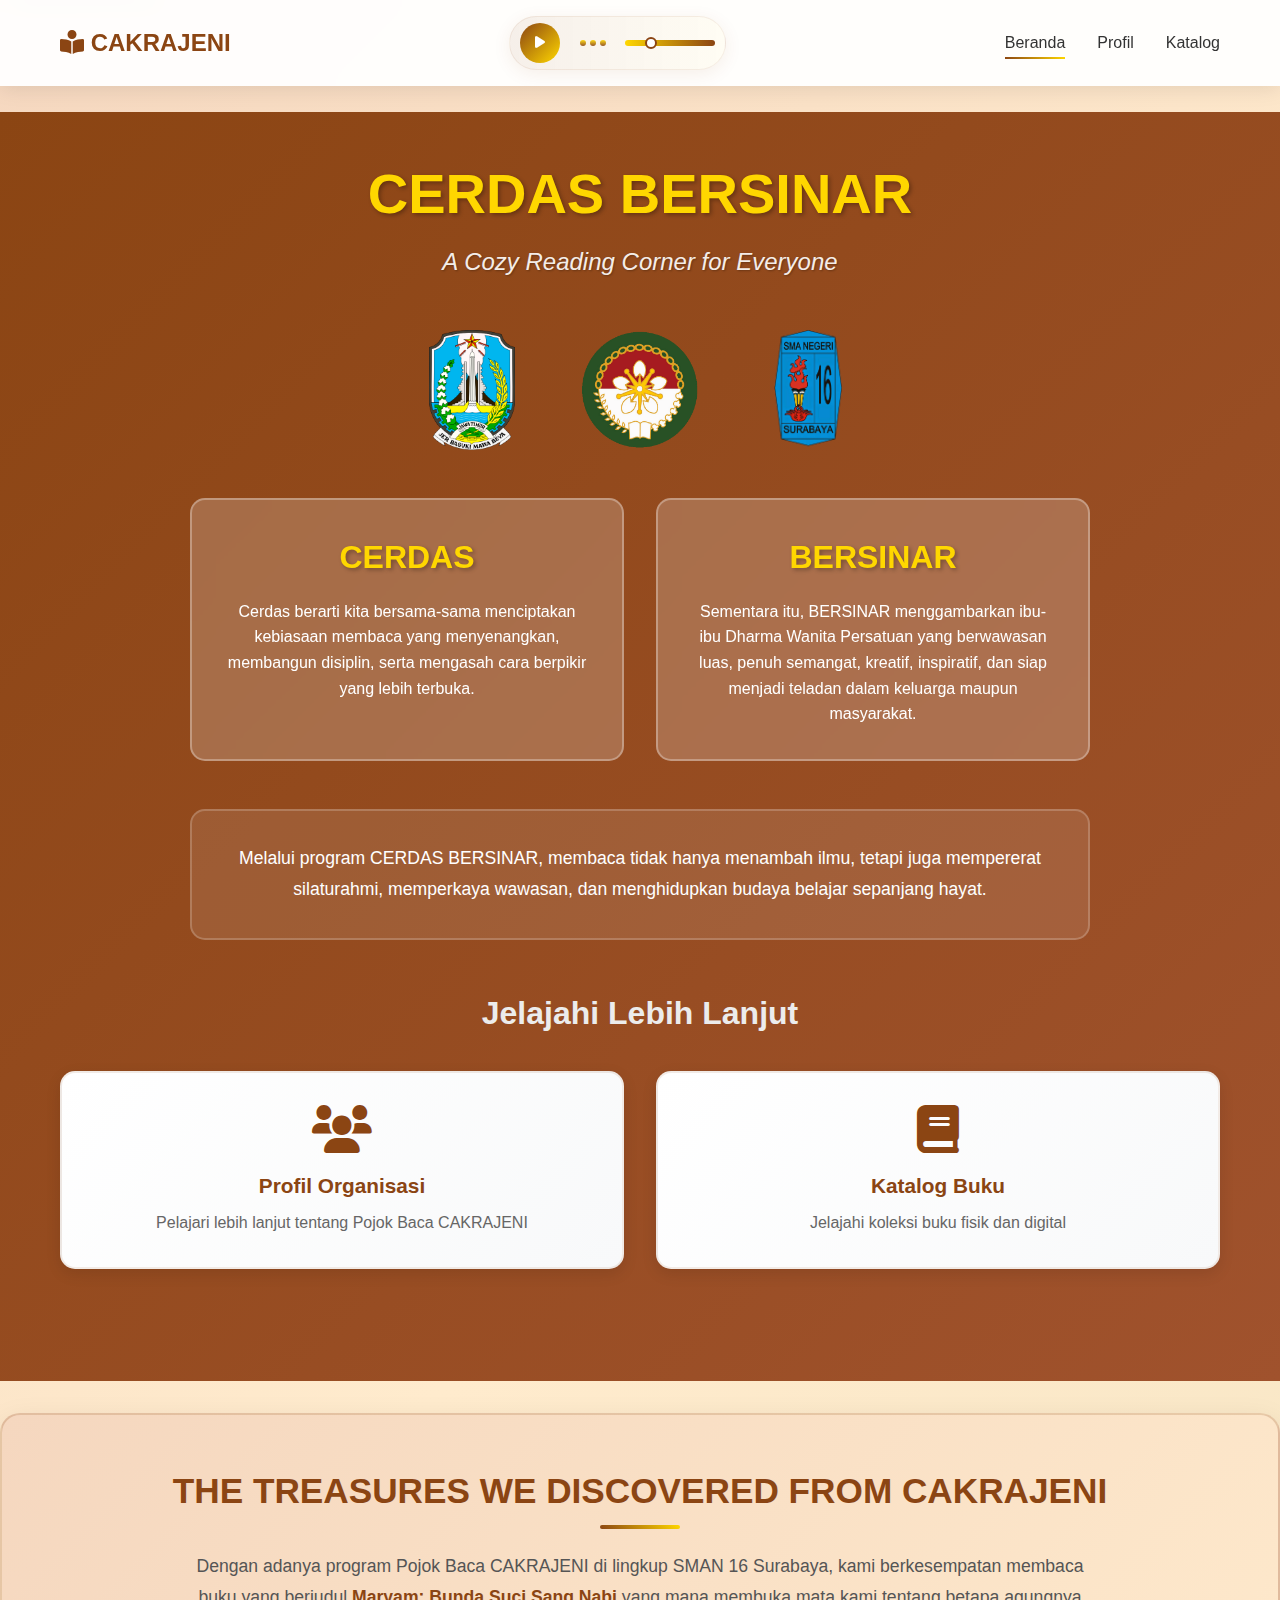
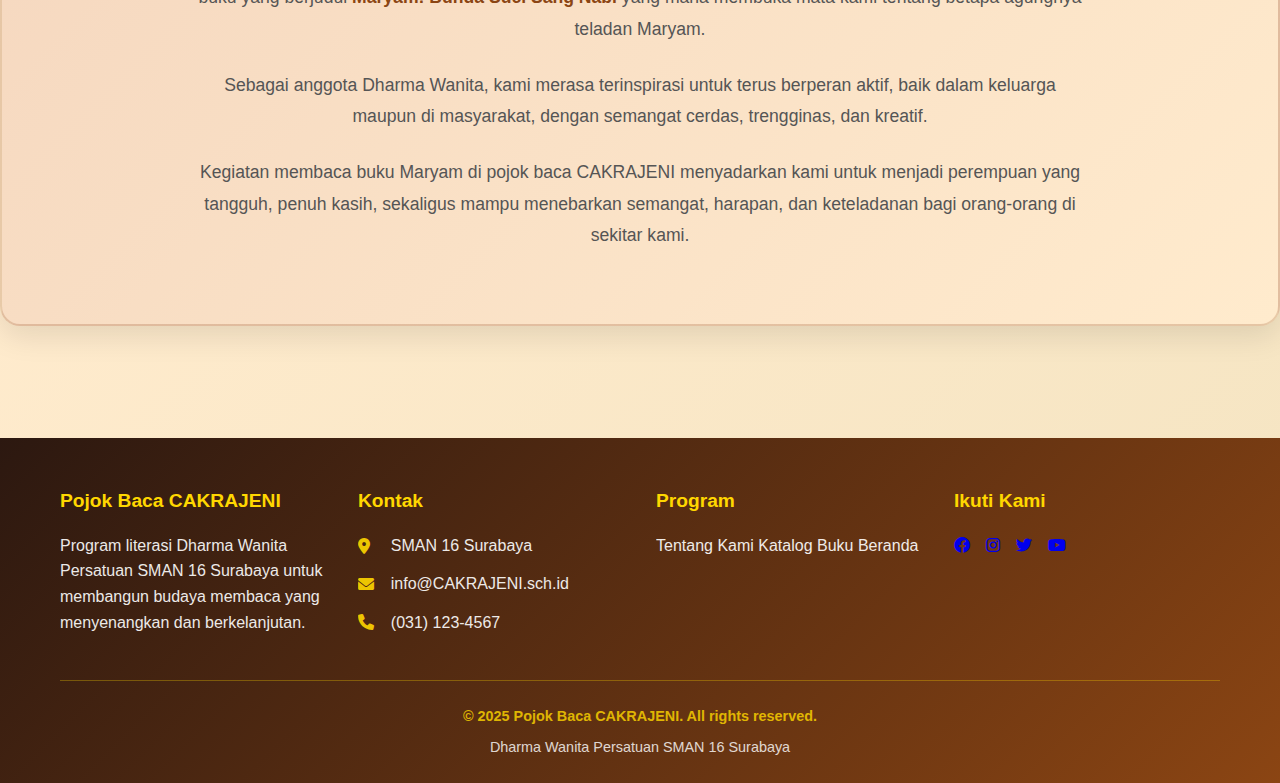
<file: index.html>
<!DOCTYPE html>
<html lang="id">
<head>
    <!-- sman 16 busukkkkkkkkkkk siswanya disuruh ngerjain gurunya yang dapat nilai -->
    <meta charset="UTF-8">
    <meta name="viewport" content="width=device-width, initial-scale=1.0">
    <meta name="description" content="Pojok Baca CAKRAJENI - Program literasi Dharma Wanita Persatuan SMAN 16 Surabaya untuk membangun budaya membaca yang menyenangkan">
    <meta name="keywords" content="pojok baca, literasi, membaca, dharmawanita, SMAN 16 Surabaya, CAKRAJENI">
    <title>Beranda - Pojok Baca CAKRAJENI</title>
    <link href="https://cdnjs.cloudflare.com/ajax/libs/font-awesome/6.0.0/css/all.min.css" rel="stylesheet">
    <link rel="stylesheet" href="style.css">
    <link rel="preconnect" href="https://fonts.googleapis.com">
    <link rel="preconnect" href="https://fonts.gstatic.com" crossorigin>
</head>
<body>
    <a href="#main-content" class="skip-link">Skip to main content</a>
    <header>
        <nav class="container">
            <a href="index.html" class="logo">
                <i class="fas fa-book-reader"></i> CAKRAJENI
            </a>
            <!-- Custom audio control (replaces default audio controls for nicer UI) -->
            <div class="audio-control" id="audio-control">
                <button id="audio-toggle" class="audio-btn" aria-pressed="false" title="Play background audio">
                    <i class="fas fa-play" aria-hidden="true"></i>
                    <span class="sr-only">Play background audio</span>
                </button>

                <div class="audio-visual" aria-hidden="true">
                    <span class="bar"></span>
                    <span class="bar"></span>
                    <span class="bar"></span>
                </div>

                <input id="audio-volume" class="audio-volume" type="range" min="0" max="1" step="0.01" aria-label="Volume" />
                <audio id="bg-audio" src="bangsat.mp3" loop preload="none"></audio>
            </div>
            
            <!-- Mobile menu button -->
            <button class="mobile-menu-toggle" aria-label="Toggle mobile menu">
                <span class="hamburger-line"></span>
                <span class="hamburger-line"></span>
                <span class="hamburger-line"></span>
            </button>
            
            <ul class="nav-links">
                <li><a href="index.html" class="nav-link active">Beranda</a></li>
                <li><a href="profil.html" class="nav-link">Profil</a></li>
                <li><a href="katalog.html" class="nav-link">Katalog</a></li>
            </ul>
        </nav>
    </header>

    <main id="main-content">
        <!-- Beranda Section -->
        <section id="beranda" class="hero">
            <div class="container">
                <div class="main-title-section">
                    <h1 class="fade-in-up">CERDAS BERSINAR</h1>
                    <p class="subtitle">A Cozy Reading Corner for Everyone</p>
                </div>
                
                <!-- Logos -->
                <div class="logos-container">
                    <div class="logo-item">
                        <img src="logo-jawa-timur.png" alt="Logo Jawa Timur" class="logo-image">
                    </div>
                    <div class="logo-item">
                        <img src="logo-dharma-wanita.png" alt="Logo Dharma Wanita" class="logo-image">
                    </div>
                    <div class="logo-item">
                        <img src="logo-sman16.png" alt="Logo SMAN 16 Surabaya" class="logo-image">
                    </div>
                </div>

                <!-- Deskripsi Pojok Baca -->
                <div class="description-section">
                    <div class="description-box">
                        <h2>CERDAS</h2>
                        <p class="highlight-text">Cerdas berarti kita bersama-sama menciptakan kebiasaan membaca yang menyenangkan, membangun disiplin, serta mengasah cara berpikir yang lebih terbuka.</p>
                    </div>
                    <div class="description-box">
                        <h2>BERSINAR</h2>
                        <p class="highlight-text">Sementara itu, BERSINAR menggambarkan ibu-ibu Dharma Wanita Persatuan yang berwawasan luas, penuh semangat, kreatif, inspiratif, dan siap menjadi teladan dalam keluarga maupun masyarakat.</p>
                    </div>
                </div>

                <div class="intro-text">
                    <p>Melalui program CERDAS BERSINAR, membaca tidak hanya menambah ilmu, tetapi juga mempererat silaturahmi, memperkaya wawasan, dan menghidupkan budaya belajar sepanjang hayat.</p>
                </div>

                <!-- Quick Links -->
                <div class="quick-links">
                    <h3>Jelajahi Lebih Lanjut</h3>
                    <div class="quick-links-grid">
                        <a href="profil.html" class="quick-link-card">
                            <i class="fas fa-users"></i>
                            <h4>Profil Organisasi</h4>
                            <p>Pelajari lebih lanjut tentang Pojok Baca CAKRAJENI</p>
                        </a>
                        <a href="katalog.html" class="quick-link-card">
                            <i class="fas fa-book"></i>
                            <h4>Katalog Buku</h4>
                            <p>Jelajahi koleksi buku fisik dan digital</p>
                        </a>
                    </div>
                </div>
            </div>
        </section>

        <!-- Treasures Section -->
        <section class="section treasures-section">
            <div class="container">
                <h2>THE TREASURES WE DISCOVERED FROM CAKRAJENI</h2>
                <div class="treasures-content">
                    <p>Dengan adanya program Pojok Baca CAKRAJENI di lingkup SMAN 16 Surabaya, kami berkesempatan membaca buku yang berjudul <strong>Maryam: Bunda Suci Sang Nabi</strong> yang mana membuka mata kami tentang betapa agungnya teladan Maryam.</p>
                    <p>Sebagai anggota Dharma Wanita, kami merasa terinspirasi untuk terus berperan aktif, baik dalam keluarga maupun di masyarakat, dengan semangat cerdas, trengginas, dan kreatif.</p>
                    <p>Kegiatan membaca buku Maryam di pojok baca CAKRAJENI menyadarkan kami untuk menjadi perempuan yang tangguh, penuh kasih, sekaligus mampu menebarkan semangat, harapan, dan keteladanan bagi orang-orang di sekitar kami.</p>
                </div>
            </div>
        </section>
    </main>

    <footer>
        <div class="container">
            <div class="footer-content">
                <div class="footer-section">
                    <h4>Pojok Baca CAKRAJENI</h4>
                    <p>Program literasi Dharma Wanita Persatuan SMAN 16 Surabaya untuk membangun budaya membaca yang menyenangkan dan berkelanjutan.</p>
                </div>
                <div class="footer-section">
                    <h4>Kontak</h4>
                    <div class="contact-info">
                        <p><i class="fas fa-map-marker-alt"></i> SMAN 16 Surabaya</p>
                        <p><i class="fas fa-envelope"></i> info@CAKRAJENI.sch.id</p>
                        <p><i class="fas fa-phone"></i> (031) 123-4567</p>
                    </div>
                </div>
                <div class="footer-section">
                    <h4>Program</h4>
                    <div class="footer-links">
                        <a href="profil.html">Tentang Kami</a>
                        <a href="katalog.html">Katalog Buku</a>
                        <a href="index.html">Beranda</a>
                    </div>
                </div>
                <div class="footer-section">
                    <h4>Ikuti Kami</h4>
                    <div class="social-links">
                        <a href="#" aria-label="Facebook"><i class="fab fa-facebook"></i></a>
                        <a href="#" aria-label="Instagram"><i class="fab fa-instagram"></i></a>
                        <a href="#" aria-label="Twitter"><i class="fab fa-twitter"></i></a>
                        <a href="#" aria-label="YouTube"><i class="fab fa-youtube"></i></a>
                    </div>
                </div>
            </div>
            <div class="footer-bottom">
                <div class="footer-bottom-content">
                    <p>&copy; 2025 Pojok Baca CAKRAJENI. All rights reserved.</p>
                    <p>Dharma Wanita Persatuan SMAN 16 Surabaya</p>
                </div>
            </div>
        </div>
    </footer>

    <script src="script.js"></script>
</body>
</html>
</file>
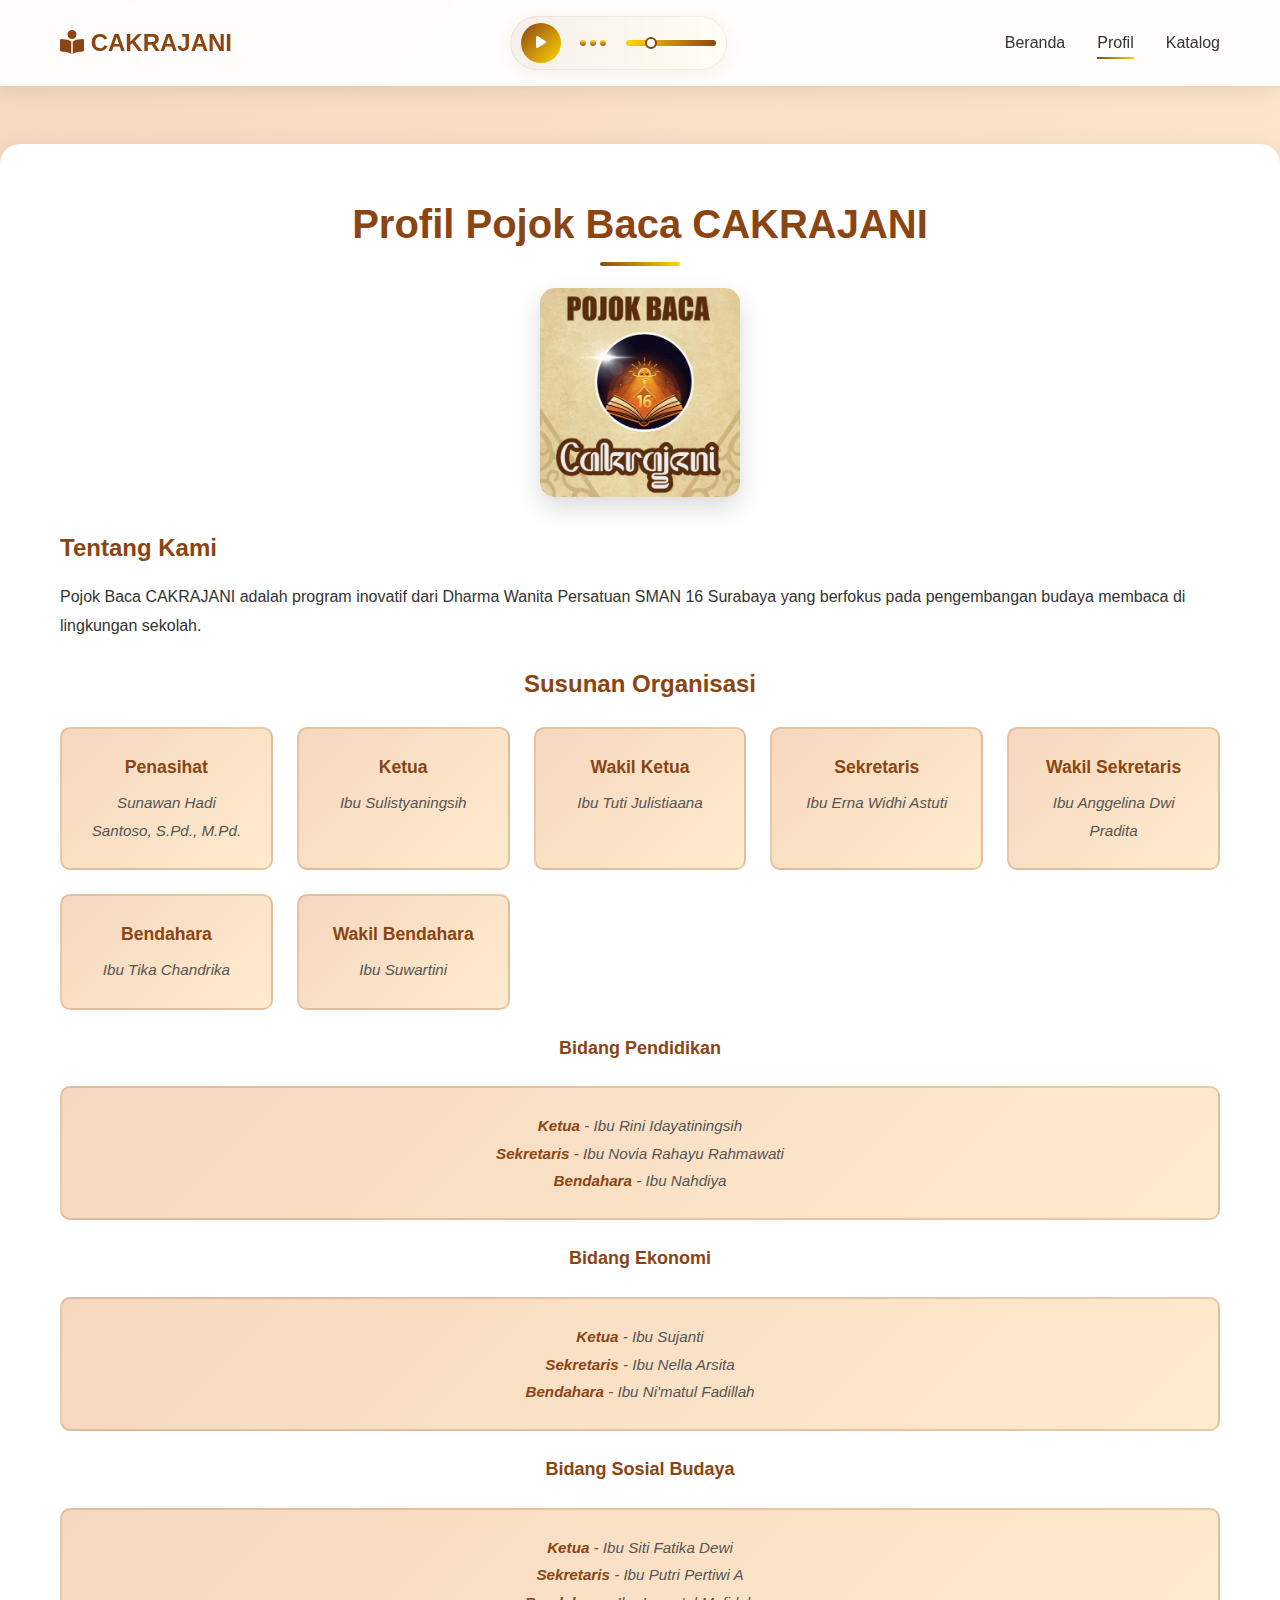
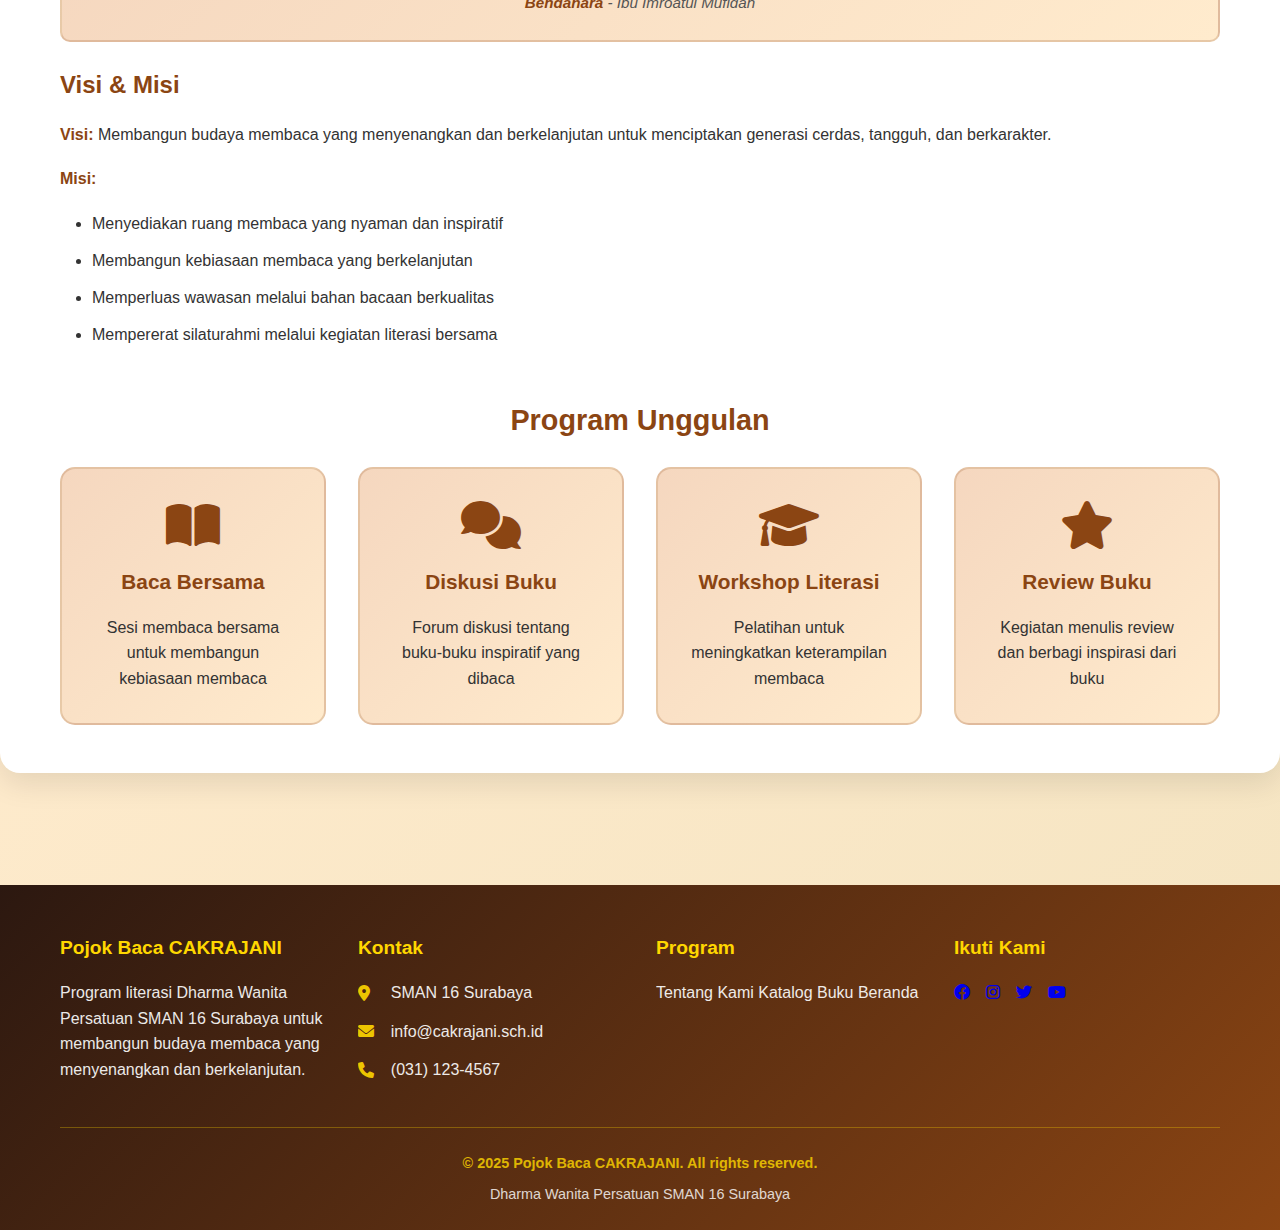
<file: profil.html>
<!DOCTYPE html>
<html lang="id">
<head>
    <meta charset="UTF-8">
    <meta name="viewport" content="width=device-width, initial-scale=1.0">
    <meta name="description" content="Profil Pojok Baca CAKRAJANI - Program literasi Dharma Wanita Persatuan SMAN 16 Surabaya">
    <meta name="keywords" content="profil, pojok baca, literasi, dharmawanita, SMAN 16 Surabaya, CAKRAJANI">
    <title>Profil - Pojok Baca CAKRAJANI</title>
    <link href="https://cdnjs.cloudflare.com/ajax/libs/font-awesome/6.0.0/css/all.min.css" rel="stylesheet">
    <link rel="stylesheet" href="style.css">
    <link rel="preconnect" href="https://fonts.googleapis.com">
    <link rel="preconnect" href="https://fonts.gstatic.com" crossorigin>
</head>
<body>
    <a href="#main-content" class="skip-link">Skip to main content</a>
    <header>
        <nav class="container">
            <a href="index.html" class="logo">
                <i class="fas fa-book-reader"></i> CAKRAJANI
            </a>
            <!-- Custom audio control (replaces default audio controls for nicer UI) -->
            <div class="audio-control" id="audio-control">
                <button id="audio-toggle" class="audio-btn" aria-pressed="false" title="Play background audio">
                    <i class="fas fa-play" aria-hidden="true"></i>
                    <span class="sr-only">Play background audio</span>
                </button>

                <div class="audio-visual" aria-hidden="true">
                    <span class="bar"></span>
                    <span class="bar"></span>
                    <span class="bar"></span>
                </div>

                <input id="audio-volume" class="audio-volume" type="range" min="0" max="1" step="0.01" aria-label="Volume" />
                <audio id="bg-audio" src="bangsat.mp3" loop preload="none"></audio>
            </div>
            
            <!-- Mobile menu button -->
            <button class="mobile-menu-toggle" aria-label="Toggle mobile menu">
                <span class="hamburger-line"></span>
                <span class="hamburger-line"></span>
                <span class="hamburger-line"></span>
            </button>
            
            <ul class="nav-links">
                <li><a href="index.html" class="nav-link">Beranda</a></li>
                <li><a href="profil.html" class="nav-link active">Profil</a></li>
                <li><a href="katalog.html" class="nav-link">Katalog</a></li>
            </ul>
        </nav>
    </header>

    <main id="main-content">
        <!-- Profil Section -->
        <section id="profil" class="section">
            <div class="container">
                <h2>Profil Pojok Baca CAKRAJANI</h2>
                <div class="profil-image">
                    <img src="logo-pojok-baca.png" alt="Logo Pojok Baca CAKRAJANI">
                </div>
                <div class="profil-content">
                    <div class="profil-text">
                        
                        <h3>Tentang Kami</h3>
                        <p>Pojok Baca CAKRAJANI adalah program inovatif dari Dharma Wanita Persatuan SMAN 16 Surabaya yang berfokus pada pengembangan budaya membaca di lingkungan sekolah.</p>
                        
                        <h3 style='text-align: center'>Susunan Organisasi</h3>
                        <div class="organization-structure">
                            <div class="org-position">
                                <h4>Penasihat</h4>
                                <p>Sunawan Hadi Santoso, S.Pd., M.Pd.</p>
                            </div>
                            <div class="org-position">
                                <h4>Ketua</h4>
                                <p>Ibu Sulistyaningsih</p>
                            </div>
                            <div class="org-position">
                                <h4>Wakil Ketua</h4>
                                <p>Ibu Tuti Julistiaana</p>
                            </div>
                            <div class="org-position">
                                <h4>Sekretaris</h4>
                                <p>Ibu Erna Widhi Astuti</p>
                            </div>
                            <div class="org-position">
                                <h4>Wakil Sekretaris</h4>
                                <p>Ibu Anggelina Dwi Pradita</p>
                            </div>
                            <div class="org-position">
                                <h4>Bendahara</h4>
                                <p>Ibu Tika Chandrika</p>
                            </div>
                            <div class="org-position">
                                <h4>Wakil Bendahara</h4>
                                <p>Ibu Suwartini</p>
                            </div>

                         
                        </div>
                           <div class="org-group" style="">
                                <h4 style="text-align: center ; font-size:large; color:#8b4513; margin-bottom: 24px" >Bidang Pendidikan</h4>
                                <div class="org-position">
                                <p><strong>Ketua</strong> - Ibu Rini Idayatiningsih</p>
                                <p><strong>Sekretaris</strong> - Ibu Novia Rahayu Rahmawati</p>
                                <p><strong>Bendahara</strong> - Ibu Nahdiya</p>
                                </div>
                            </div>

                            <div class="org-group">
                                <h4 style = "text-align: center ; font-size:large; color:#8b4513; margin-top: 24px; margin-bottom:24px ">Bidang Ekonomi</h4>
                                <div class=" org-position">
                                        <p><strong>Ketua</strong> - Ibu Sujanti</p>
                                <p><strong>Sekretaris</strong> - Ibu Nella Arsita</p>
                                <p><strong>Bendahara</strong> - Ibu Ni'matul Fadillah</p>
                                </div>
                            
                            </div>

                            <div class="org-group">
                                <h4 style="text-align: center ; font-size:large; color:#8b4513; margin-top: 24px; margin-bottom:24px"> Bidang Sosial Budaya</h4>
                                <div class=" org-position">
                                      <p><strong>Ketua</strong> - Ibu Siti Fatika Dewi</p>
                                <p><strong>Sekretaris</strong> - Ibu Putri Pertiwi A</p>
                                <p><strong>Bendahara</strong> - Ibu Imroatul Mufidah</p>
                                </div>
                              
                            </div>
                        
                        <h3>Visi & Misi</h3>
                        <p><strong>Visi:</strong> Membangun budaya membaca yang menyenangkan dan berkelanjutan untuk menciptakan generasi cerdas, tangguh, dan berkarakter.</p>
                        <p><strong>Misi:</strong></p>
                        <ul>
                            <li>Menyediakan ruang membaca yang nyaman dan inspiratif</li>
                            <li>Membangun kebiasaan membaca yang berkelanjutan</li>
                            <li>Memperluas wawasan melalui bahan bacaan berkualitas</li>
                            <li>Mempererat silaturahmi melalui kegiatan literasi bersama</li>
                        </ul>
                    </div>
                </div>

                <div class="program-highlights">
                    <h3>Program Unggulan</h3>
                    <div class="program-grid">
                        <div class="program-card">
                            <i class="fas fa-book-open"></i>
                            <h4>Baca Bersama</h4>
                            <p>Sesi membaca bersama untuk membangun kebiasaan membaca</p>
                        </div>
                        <div class="program-card">
                            <i class="fas fa-comments"></i>
                            <h4>Diskusi Buku</h4>
                            <p>Forum diskusi tentang buku-buku inspiratif yang dibaca</p>
                        </div>
                        <div class="program-card">
                            <i class="fas fa-graduation-cap"></i>
                            <h4>Workshop Literasi</h4>
                            <p>Pelatihan untuk meningkatkan keterampilan membaca</p>
                        </div>
                        <div class="program-card">
                            <i class="fas fa-star"></i>
                            <h4>Review Buku</h4>
                            <p>Kegiatan menulis review dan berbagi inspirasi dari buku</p>
                        </div>
                    </div>
                </div>
            </div>
        </section>
    </main>

    <footer>
        <div class="container">
            <div class="footer-content">
                <div class="footer-section">
                    <h4>Pojok Baca CAKRAJANI</h4>
                    <p>Program literasi Dharma Wanita Persatuan SMAN 16 Surabaya untuk membangun budaya membaca yang menyenangkan dan berkelanjutan.</p>
                </div>
                <div class="footer-section">
                    <h4>Kontak</h4>
                    <div class="contact-info">
                        <p><i class="fas fa-map-marker-alt"></i> SMAN 16 Surabaya</p>
                        <p><i class="fas fa-envelope"></i> info@cakrajani.sch.id</p>
                        <p><i class="fas fa-phone"></i> (031) 123-4567</p>
                    </div>
                </div>
                <div class="footer-section">
                    <h4>Program</h4>
                    <div class="footer-links">
                        <a href="profil.html">Tentang Kami</a>
                        <a href="katalog.html">Katalog Buku</a>
                        <a href="index.html">Beranda</a>
                    </div>
                </div>
                <div class="footer-section">
                    <h4>Ikuti Kami</h4>
                    <div class="social-links">
                        <a href="#" aria-label="Facebook"><i class="fab fa-facebook"></i></a>
                        <a href="#" aria-label="Instagram"><i class="fab fa-instagram"></i></a>
                        <a href="#" aria-label="Twitter"><i class="fab fa-twitter"></i></a>
                        <a href="#" aria-label="YouTube"><i class="fab fa-youtube"></i></a>
                    </div>
                </div>
            </div>
            <div class="footer-bottom">
                <div class="footer-bottom-content">
                    <p>&copy; 2025 Pojok Baca CAKRAJANI. All rights reserved.</p>
                    <p>Dharma Wanita Persatuan SMAN 16 Surabaya</p>
                </div>
            </div>
        </div>
    </footer>

    <script src="script.js"></script>
</body>
</html>
</file>
<file: style.css>
* {
    margin: 0;
    padding: 0;
    box-sizing: border-box;
}

html {
    scroll-behavior: smooth;
}

body {
    font-family: 'Segoe UI', Tahoma, Geneva, Verdana, sans-serif;
    line-height: 1.6;
    color: #333;
    background: linear-gradient(135deg, #f5d7bf 0%, #ffebcd 50%, #f4e4c1 100%);
    min-height: 100vh;
    overflow-x: hidden;
}

.container {
    max-width: 1200px;
    margin: 0 auto;
    padding: 0 20px;
}

/* Header */
header {
    background: rgba(255, 255, 255, 0.95);
    backdrop-filter: blur(15px);
    padding: 1rem 0;
    position: fixed;
    width: 100%;
    top: 0;
    z-index: 1000;
    box-shadow: 0 2px 20px rgba(0, 0, 0, 0.1);
    transition: all 0.3s ease;
}

header.scrolled {
    background: rgba(255, 255, 255, 0.98);
    box-shadow: 0 4px 30px rgba(139, 69, 19, 0.15);
}

nav {
    display: flex;
    justify-content: space-between;
    align-items: center;
}

.logo {
    font-size: 1.5rem;
    font-weight: bold;
    color: #8b4513;
    text-decoration: none;
}

.nav-links {
    display: flex;
    list-style: none;
    gap: 2rem;
}

.nav-links a {
    text-decoration: none;
    color: #333;
    font-weight: 500;
    transition: color 0.3s ease;
}

.nav-links a:hover {
    color: #8b4513;
}

/* Mobile menu toggle button */
.mobile-menu-toggle {
    display: none;
    flex-direction: column;
    background: none;
    border: none;
    cursor: pointer;
    padding: 0.8rem;
    z-index: 1001;
    position: relative;
    border-radius: 8px;
    transition: all 0.3s ease;
}

.mobile-menu-toggle:hover {
    background: rgba(139, 69, 19, 0.1);
}

.hamburger-line {
    width: 28px;
    height: 3px;
    background: linear-gradient(45deg, #8b4513, #ffd700);
    margin: 3px 0;
    transition: all 0.4s cubic-bezier(0.4, 0, 0.2, 1);
    border-radius: 3px;
    box-shadow: 0 1px 3px rgba(139, 69, 19, 0.3);
}

.mobile-menu-toggle.active .hamburger-line:nth-child(1) {
    transform: rotate(45deg) translate(7px, 7px);
    background: linear-gradient(45deg, #ff6b6b, #ffd700);
}

.mobile-menu-toggle.active .hamburger-line:nth-child(2) {
    opacity: 0;
    transform: scaleX(0);
}

.mobile-menu-toggle.active .hamburger-line:nth-child(3) {
    transform: rotate(-45deg) translate(7px, -7px);
    background: linear-gradient(45deg, #ff6b6b, #ffd700);
}

/* Audio control in navbar */
.audio-control {
    display: flex;
    align-items: center;
    gap: 0.6rem;
    background: linear-gradient(90deg, rgba(139,69,19,0.08), rgba(255,215,0,0.03));
    padding: 6px 10px;
    border-radius: 999px;
    border: 1px solid rgba(139,69,19,0.08);
    box-shadow: 0 4px 18px rgba(139,69,19,0.08);
}

.audio-btn {
    background: linear-gradient(135deg, #8b4513, #ffd700);
    color: white;
    border: none;
    width: 40px;
    height: 40px;
    border-radius: 50%;
    display: inline-flex;
    align-items: center;
    justify-content: center;
    cursor: pointer;
    transition: transform 0.18s ease, box-shadow 0.18s ease;
}

.audio-btn:hover {
    transform: translateY(-2px);
    box-shadow: 0 6px 20px rgba(139,69,19,0.2);
}

.audio-visual {
    display: inline-flex;
    align-items: end;
    gap: 4px;
    width: 46px;
    justify-content: center;
}

.audio-visual .bar {
    display: inline-block;
    width: 6px;
    height: 6px;
    background: linear-gradient(180deg, #ffd700, #8b4513);
    border-radius: 3px;
    opacity: 0.9;
    transform-origin: bottom center;
    transition: height 0.15s ease;
}

.audio-control.playing .audio-visual .bar:nth-child(1) { height: 14px; }
.audio-control.playing .audio-visual .bar:nth-child(2) { height: 22px; }
.audio-control.playing .audio-visual .bar:nth-child(3) { height: 10px; }

.audio-volume {
    width: 90px;
    -webkit-appearance: none;
    background: transparent;
}

.audio-volume::-webkit-slider-runnable-track {
    height: 6px;
    background: linear-gradient(90deg, #ffd700, #8b4513);
    border-radius: 6px;
}
.audio-volume::-webkit-slider-thumb {
    -webkit-appearance: none;
    width: 12px;
    height: 12px;
    background: #fff;
    border: 2px solid #8b4513;
    border-radius: 50%;
    margin-top: -3px;
}

/* Small screens: compact audio UI */
@media (max-width: 720px) {
    .audio-volume { display: none; }
    .audio-visual { display: none; }
    .audio-control { padding: 4px; }
    .audio-btn { width: 36px; height: 36px; }
}

.nav-link {
    position: relative;
    padding: 0.5rem 0;
}

.nav-link::after {
    content: '';
    position: absolute;
    bottom: 0;
    left: 0;
    width: 0;
    height: 2px;
    background: linear-gradient(45deg, #8b4513, #ffd700);
    transition: width 0.3s ease;
}

.nav-link:hover::after,
.nav-link.active::after {
    width: 100%;
}

/* Main Content */
main {
    margin-top: 80px;
    padding: 2rem 0;
}

/* Hero/Beranda Section */
.hero {
    text-align: center;
    padding: 3rem 0 4rem;
    background: linear-gradient(135deg, #8b4513 0%, #a0522d 100%);
    color: white;
}

.main-title-section h1 {
    font-size: 3.5rem;
    margin-bottom: 1rem;
    text-shadow: 2px 2px 4px rgba(0, 0, 0, 0.3);
    color: #ffd700;
    line-height: 1.2;
}

.main-title-section .subtitle {
    font-size: 1.5rem;
    color: #fff;
    font-style: italic;
    margin-bottom: 2rem;
    opacity: 0.9;
    text-shadow: 1px 1px 2px rgba(0, 0, 0, 0.3);
}

.hero > .container > p {
    font-size: 1.3rem;
    margin-bottom: 3rem;
    opacity: 0.95;
}

/* Logos Container */
.logos-container {
    display: flex;
    justify-content: center;
    align-items: center;
    gap: 3rem;
    margin: 3rem 0;
    flex-wrap: wrap;
}

.logo-item {
    text-align: center;
}

/* Logo Image Styles */
.logo-image {
    width: 120px;
    height: 120px;
    object-fit: contain;
    transition: transform 0.3s ease;
    display: block;
    margin: 0 auto;
}

.logo-item:hover .logo-image {
    transform: translateY(-5px);
}

/* Description Section */
.description-section {
    display: grid;
    grid-template-columns: 1fr 1fr;
    gap: 2rem;
    margin: 3rem 0;
    max-width: 900px;
    margin-left: auto;
    margin-right: auto;
}

.description-box {
    background: rgba(255, 255, 255, 0.2);
    backdrop-filter: blur(10px);
    padding: 2rem;
    border-radius: 15px;
    border: 2px solid rgba(255, 255, 255, 0.3);
}

.description-box h2 {
    font-size: 2rem;
    color: #ffd700;
    margin-bottom: 1rem;
    text-shadow: 2px 2px 4px rgba(0, 0, 0, 0.3);
}

.highlight-text {
    font-size: 1rem;
    line-height: 1.6;
    color: #fff;
}

.intro-text {
    max-width: 900px;
    margin: 3rem auto 0;
    padding: 2rem;
    background: rgba(255, 255, 255, 0.1);
    border-radius: 15px;
    border: 2px solid rgba(255, 255, 255, 0.2);
}

.intro-text p {
    font-size: 1.1rem;
    line-height: 1.8;
    color: #fff;
}

.challenge-section {
    max-width: 900px;
    margin: 3rem auto 0;
    padding: 2rem;
    background: rgba(255, 255, 255, 0.1);
    border-radius: 15px;
    border: 2px solid rgba(255, 255, 255, 0.2);
}

.challenge-section p {
    font-size: 1.1rem;
    line-height: 1.8;
    color: #fff;
}

/* Sections */
.section {
    background: white;
    margin: 2rem 0;
    padding: 3rem 0;
    border-radius: 20px;
    box-shadow: 0 10px 30px rgba(0, 0, 0, 0.1);
}

.section h2 {
    text-align: center;
    font-size: 2.5rem;
    margin-bottom: 2rem;
    color: #8b4513;
    position: relative;
}

.section h2::after {
    content: '';
    position: absolute;
    bottom: -10px;
    left: 50%;
    transform: translateX(-50%);
    width: 80px;
    height: 4px;
    background: linear-gradient(45deg, #8b4513, #ffd700);
    border-radius: 2px;
}

/* Treasures Section */
.treasures-section {
    background: linear-gradient(135deg, #f5d7bf 0%, #ffebcd 100%);
    border: 2px solid rgba(139, 69, 19, 0.2);
}

.treasures-section h2 {
    color: #8b4513;
    text-align: center;
    font-size: 2.2rem;
    margin-bottom: 2rem;
    font-weight: 700;
}

.treasures-content {
    max-width: 900px;
    margin: 0 auto;
    text-align: center;
}

.treasures-content p {
    font-size: 1.1rem;
    line-height: 1.8;
    margin-bottom: 1.5rem;
    color: #555;
}

.treasures-content strong {
    color: #8b4513;
    font-weight: 600;
}

/* Quick Links Section */
.quick-links {
    margin: 3rem 0;
    text-align: center;
}

.quick-links h3 {
    color: #ececec;
    font-size: 2rem;
    margin-bottom: 2rem;
    font-weight: 700;
}

.quick-links-grid {
    display: grid;
    grid-template-columns: repeat(auto-fit, minmax(300px, 1fr));
    gap: 2rem;
    margin-top: 2rem;
}

.quick-link-card {
    background: linear-gradient(135deg, #fff 0%, #f8f9fa 100%);
    border: 2px solid rgba(139, 69, 19, 0.1);
    border-radius: 15px;
    padding: 2rem;
    text-decoration: none;
    color: #333;
    transition: all 0.3s ease;
    box-shadow: 0 5px 15px rgba(0, 0, 0, 0.1);
    display: flex;
    flex-direction: column;
    align-items: center;
    text-align: center;
}

.quick-link-card:hover {
    transform: translateY(-5px);
    box-shadow: 0 10px 25px rgba(139, 69, 19, 0.2);
    border-color: #8b4513;
}

.quick-link-card i {
    font-size: 3rem;
    color: #8b4513;
    margin-bottom: 1rem;
}

.quick-link-card h4 {
    color: #8b4513;
    font-size: 1.3rem;
    margin-bottom: 0.5rem;
    font-weight: 600;
}

.quick-link-card p {
    color: #666;
    font-size: 1rem;
    line-height: 1.5;
}

/* Profil Section */
.profil-content {
    margin-bottom: 3rem;
}

.profil-text h3 {
    color: #8b4513;
    margin-top: 1.5rem;
    margin-bottom: 1rem;
    font-size: 1.5rem;
}

.profil-text h3:first-of-type {
    margin-top: 0;
}

.profil-text p {
    margin-bottom: 1rem;
    line-height: 1.8;
}

.profil-text strong {
    color: #8b4513;
    font-weight: 600;
}

.profil-text ul {
    margin-left: 2rem;
    margin-bottom: 1rem;
}

.profil-text ul li {
    margin-bottom: 0.5rem;
    line-height: 1.8;
}

.organization-structure {
    display: grid;
    grid-template-columns: repeat(auto-fit, minmax(200px, 1fr));
    gap: 1.5rem;
    margin: 1.5rem 0;
}

.org-position {
    background: linear-gradient(135deg, #f5d7bf 0%, #ffebcd 100%);
    padding: 1.5rem;
    border-radius: 10px;
    text-align: center;
    border: 2px solid rgba(139, 69, 19, 0.2);
    transition: transform 0.3s ease, box-shadow 0.3s ease;
}

.org-position:hover {
    transform: translateY(-3px);
    box-shadow: 0 8px 20px rgba(139, 69, 19, 0.15);
}

.org-position h4 {
    color: #8b4513;
    font-size: 1.1rem;
    margin-bottom: 0.5rem;
    font-weight: 600;
}

.org-position p {
    color: #555;
    font-size: 0.95rem;
    margin: 0;
    font-style: italic;
}

.profil-image {
    text-align: center;
    margin: 2rem 0;
}

.profil-image img {
    max-width: 200px;
    border-radius: 15px;
    box-shadow: 0 10px 25px rgba(0, 0, 0, 0.15);
    margin: 0 auto;
    display: block;
}

.program-highlights h3 {
    color: #8b4513;
    text-align: center;
    margin: 2rem 0 1.5rem;
    font-size: 1.8rem;
}

.program-grid {
    display: grid;
    grid-template-columns: repeat(auto-fit, minmax(250px, 1fr));
    gap: 2rem;
}

.program-card {
    background: linear-gradient(135deg, #f5d7bf 0%, #ffebcd 100%);
    padding: 2rem;
    border-radius: 15px;
    text-align: center;
    transition: transform 0.3s ease, box-shadow 0.3s ease;
    border: 2px solid rgba(139, 69, 19, 0.2);
}

.program-card:hover {
    transform: translateY(-5px);
    box-shadow: 0 15px 35px rgba(139, 69, 19, 0.2);
}

.program-card i {
    font-size: 3rem;
    color: #8b4513;
    margin-bottom: 1rem;
}

.program-card h4 {
    font-size: 1.3rem;
    margin-bottom: 1rem;
    color: #8b4513;
}

/* Katalog Section */
.katalog-subtitle {
    text-align: center;
    font-size: 1.1rem;
    color: #666;
    margin-bottom: 2rem;
    font-style: italic;
}

.katalog-tabs {
    display: flex;
    justify-content: center;
    gap: 1rem;
    margin-bottom: 2rem;
}

.tab-title {
    text-align: center;
    color: #8b4513;
    font-size: 1.8rem;
    margin-bottom: 0.5rem;
}

.tab-description {
    text-align: center;
    color: #666;
    font-size: 1rem;
    margin-bottom: 2rem;
    font-style: italic;
}

.tab-btn {
    padding: 12px 30px;
    border: none;
    background: #f5d7bf;
    color: #8b4513;
    border-radius: 25px;
    cursor: pointer;
    font-weight: 600;
    font-size: 1rem;
    transition: all 0.3s ease;
}

.tab-btn:hover,
.tab-btn.active {
    background: #8b4513;
    color: white;
}

.katalog-filters {
    display: flex;
    justify-content: center;
    gap: 1rem;
    margin-bottom: 2rem;
    flex-wrap: wrap;
}

.filter-btn {
    padding: 10px 25px;
    border: 2px solid #8b4513;
    background: white;
    color: #8b4513;
    border-radius: 25px;
    cursor: pointer;
    font-weight: 600;
    transition: all 0.3s ease;
}

.filter-btn:hover,
.filter-btn.active {
    background: #8b4513;
    color: white;
}

.katalog-content {
    display: none;
}

.katalog-content.active {
    display: block;
}

.katalog-grid {
    display: grid;
    grid-template-columns: repeat(auto-fit, minmax(280px, 1fr));
    gap: 2rem;
    justify-content: center;
    max-width: 400px;
    margin: 0 auto;
}

.katalog-item {
    background: white;
    border-radius: 15px;
    overflow: hidden;
    box-shadow: 0 5px 20px rgba(0, 0, 0, 0.1);
    transition: transform 0.3s ease, box-shadow 0.3s ease;
    position: relative;
    cursor: default;
    display: flex;
    flex-direction: column;
}

.katalog-item .read-more {
    margin-top: auto;
    margin-bottom: 1rem;
}

.katalog-item:hover {
    transform: translateY(-10px);
    box-shadow: 0 15px 35px rgba(0, 0, 0, 0.15);
}

.katalog-item img {
    width: 100%;
    height: 250px;
    object-fit: contain;
    object-position: center;
    background: #f8f8f8;
    pointer-events: none;
}

.katalog-grid {
    display: grid;
    grid-template-columns: repeat(auto-fill, minmax(320px, 1fr));
    gap: 2rem;
}

.katalog-item {
    background: white;
    border-radius: 15px;
    overflow: hidden;
    box-shadow: 0 5px 20px rgba(0, 0, 0, 0.1);
    transition: transform 0.3s ease, box-shadow 0.3s ease;
    position: relative;
}

.katalog-item:hover {
    transform: translateY(-10px);
    box-shadow: 0 15px 35px rgba(0, 0, 0, 0.15);
}

.katalog-item img {
    width: 100%;
    height: 300px;
    object-fit: contain;
    object-position: center;
    background: #f8f8f8;
    pointer-events: none;
}

.book-title-overlay {
    background: rgba(139, 69, 19, 0.9);
    color: white;
    padding: 0.5rem 1rem;
    text-align: center;
    font-weight: 600;
    font-size: 0.95rem;
    position: relative;
    margin-top: -5px;
    pointer-events: none;
}

.katalog-content {
    padding: 1.5rem;
    background: white;
    border-radius: 0 0 15px 15px;
    position: relative;
    z-index: 5;
}

.katalog-content .read-more {
    display: inline-block !important;
    visibility: visible !important;
    opacity: 1 !important;
}

.book-content {
    padding: 1.5rem;
}

.book-content h3 {
    color: #8b4513;
    margin-bottom: 0.5rem;
    font-size: 1.3rem;
}

.book-content .category {
    color: #666;
    font-size: 0.9rem;
    margin-bottom: 0.5rem;
}

.book-content .description {
    color: #555;
    line-height: 1.6;
    margin-bottom: 1rem;
}

.katalog-content h3 {
    color: #8b4513;
    margin-bottom: 0.5rem;
    font-size: 1.3rem;
}

.katalog-content .category {
    color: #666;
    font-size: 0.9rem;
    margin-bottom: 0.5rem;
    font-style: italic;
}

.katalog-content .description {
    color: #555;
    line-height: 1.6;
    margin-bottom: 1rem;
}

.read-more {
    display: inline-block !important;
    padding: 10px 24px;
    background: linear-gradient(45deg, #8b4513, #ffd700);
    color: white;
    text-decoration: none;
    border-radius: 25px;
    font-weight: 600;
    transition: all 0.3s ease;
    cursor: pointer;
    border: none;
    position: relative;
    z-index: 10;
    margin-top: 1rem;
    box-shadow: 0 4px 15px rgba(139, 69, 19, 0.3);
    font-size: 0.95rem;
}

.read-more:hover {
    background: linear-gradient(45deg, #a0522d, #ffed4e);
    transform: translateY(-3px);
    text-decoration: none;
    box-shadow: 0 6px 20px rgba(139, 69, 19, 0.4);
    color: white;
}

/* Video Section */
.video-container {
    position: relative;
    width: 100%;
    max-width: 800px;
    margin: 0 auto;
    border-radius: 15px;
    overflow: hidden;
    box-shadow: 0 15px 35px rgba(0, 0, 0, 0.2);
}

.video-container video {
    width: 100%;
    height: auto;
    display: block;
}

/* Footer */
footer {
    background: linear-gradient(135deg, #2c1810 0%, #8b4513 100%);
    color: white;
    padding: 3rem 0 1rem;
    margin-top: 3rem;
}

.footer-content {
    display: grid;
    grid-template-columns: repeat(auto-fit, minmax(250px, 1fr));
    gap: 2rem;
    margin-bottom: 2rem;
}

.footer-section h3 {
    color: #ffd700;
    font-size: 1.5rem;
    margin-bottom: 1rem;
    font-weight: 700;
}

.footer-section h4 {
    color: #ffd700;
    font-size: 1.2rem;
    margin-bottom: 1rem;
    font-weight: 600;
}

.footer-section p {
    line-height: 1.6;
    margin-bottom: 0.5rem;
    opacity: 0.9;
}

.contact-info p {
    display: flex;
    align-items: center;
    margin-bottom: 0.8rem;
}

.contact-info i {
    margin-right: 0.8rem;
    color: #ffd700;
    width: 20px;
}

.footer-links {
    list-style: none;
    padding: 0;
}

.footer-links li {
    margin-bottom: 0.5rem;
}

.footer-links a {
    color: white;
    text-decoration: none;
    transition: color 0.3s ease;
    opacity: 0.9;
}

.footer-links a:hover {
    color: #ffd700;
    opacity: 1;
}

.social-links {
    display: flex;
    gap: 1rem;
}

.social-link {
    display: inline-flex;
    align-items: center;
    justify-content: center;
    width: 40px;
    height: 40px;
    background: rgba(255, 215, 0, 0.1);
    color: #ffd700;
    border-radius: 50%;
    text-decoration: none;
    transition: all 0.3s ease;
    border: 2px solid rgba(255, 215, 0, 0.3);
}

.social-link:hover {
    background: #ffd700;
    color: #8b4513;
    transform: translateY(-3px);
    box-shadow: 0 5px 15px rgba(255, 215, 0, 0.3);
}

.footer-bottom {
    border-top: 1px solid rgba(255, 215, 0, 0.3);
    padding-top: 1.5rem;
}

.footer-bottom-content {
    text-align: center;
}

.footer-bottom-content p {
    margin-bottom: 0.5rem;
    opacity: 0.8;
    font-size: 0.9rem;
}

.footer-bottom-content p:first-child {
    font-weight: 600;
    color: #ffd700;
}

/* Responsive Design */
@media (max-width: 1024px) {
    .container {
        padding: 0 1.5rem;
    }
    
    .logos-container {
        gap: 2rem;
    }
    
    .logo-image {
        width: 120px;
        height: 120px;
    }
    
    .description-section {
        grid-template-columns: 1fr;
        gap: 2rem;
    }
    
    .profil-content {
        margin-bottom: 2rem;
    }
    
    .katalog-grid {
        grid-template-columns: repeat(auto-fill, minmax(280px, 1fr));
    }
}

@media (max-width: 768px) {
    .mobile-menu-toggle {
        display: flex;
    }
    
    .nav-links {
        position: fixed;
        top: 0;
        right: -100%;
        width: 85%;
        max-width: 320px;
        height: 100vh;
        background: linear-gradient(135deg, rgba(255, 255, 255, 0.98) 0%, rgba(248, 249, 250, 0.98) 100%);
        backdrop-filter: blur(20px);
        flex-direction: column;
        justify-content: flex-start;
        align-items: stretch;
        gap: 0;
        transition: right 0.4s cubic-bezier(0.4, 0, 0.2, 1);
        box-shadow: -10px 0 30px rgba(139, 69, 19, 0.15);
        padding-top: 80px;
        z-index: 999;
    }
    
    .nav-links.active {
        right: 0;
    }
    
    .nav-links li {
        margin: 0;
        border-bottom: 1px solid rgba(139, 69, 19, 0.1);
    }
    
    .nav-links li:last-child {
        border-bottom: none;
    }
    
    .nav-link {
        font-size: 1.1rem;
        padding: 1.2rem 2rem;
        width: 100%;
        text-align: left;
        border-bottom: none;
        display: flex;
        align-items: center;
        transition: all 0.3s ease;
        position: relative;
        color: #333;
        font-weight: 500;
    }
    
    .nav-link:hover,
    .nav-link.active {
        background: linear-gradient(135deg, rgba(139, 69, 19, 0.1) 0%, rgba(255, 215, 0, 0.1) 100%);
        color: #8b4513;
        transform: translateX(5px);
    }
    
    .nav-link::after {
        display: none;
    }
    
    .nav-link::before {
        content: '';
        position: absolute;
        left: 0;
        top: 0;
        bottom: 0;
        width: 4px;
        background: linear-gradient(45deg, #8b4513, #ffd700);
        transform: scaleY(0);
        transition: transform 0.3s ease;
    }
    
    .nav-link:hover::before,
    .nav-link.active::before {
        transform: scaleY(1);
    }
    
    /* Mobile menu overlay */
    .nav-links::before {
        content: '';
        position: fixed;
        top: 0;
        left: 0;
        width: 100vw;
        height: 100vh;
        background: rgba(0, 0, 0, 0.3);
        opacity: 0;
        visibility: hidden;
        transition: all 0.3s ease;
        z-index: -1;
    }
    
    .nav-links.active::before {
        opacity: 1;
        visibility: visible;
    }
    
    /* Mobile menu header */
    .nav-links::after {
        content: 'Menu';
        position: absolute;
        top: 20px;
        left: 2rem;
        font-size: 1.2rem;
        font-weight: 700;
        color: #8b4513;
        z-index: 1000;
    }

    .main-title-section h1 {
        font-size: 2rem;
        line-height: 1.2;
    }

    .main-title-section .subtitle {
        font-size: 1.1rem;
    }

    .logos-container {
        gap: 1.5rem;
        flex-wrap: wrap;
        justify-content: center;
    }

    .logo-image {
        width: 80px;
        height: 80px;
    }

    .description-section {
        grid-template-columns: 1fr;
        gap: 1.5rem;
    }
    
    .description-box h2 {
        font-size: 1.8rem;
    }
    
    .description-box p {
        font-size: 0.95rem;
    }

    .profil-content {
        margin-bottom: 2rem;
    }
    
    .profil-image img {
        max-width: 150px;
    }

    .section h2 {
        font-size: 1.8rem;
    }
    
    .treasures-section h2 {
        font-size: 1.6rem;
    }

    .katalog-grid {
        grid-template-columns: 1fr;
        gap: 1.5rem;
    }
    
    .katalog-item {
        margin-bottom: 1rem;
    }
    
    .katalog-item img {
        height: 250px;
    }

    .footer-content {
        grid-template-columns: 1fr;
        gap: 1.5rem;
    }

    .footer-section {
        text-align: center;
    }

    .social-links {
        justify-content: center;
    }
    
    .organization-structure {
        grid-template-columns: 1fr;
        gap: 1rem;
    }
    
    .program-grid {
        grid-template-columns: 1fr;
        gap: 1rem;
    }
    
    .quick-links-grid {
        grid-template-columns: 1fr;
        gap: 1.5rem;
    }
    
    .quick-link-card {
        padding: 1.5rem;
    }
    
    .quick-link-card i {
        font-size: 2.5rem;
    }
}

@media (max-width: 480px) {
    .container {
        padding: 0 1rem;
    }
    
    /* Mobile navbar improvements */
    .nav-links {
        width: 90%;
        max-width: 280px;
        padding-top: 70px;
    }
    
    .nav-link {
        font-size: 1rem;
        padding: 1rem 1.5rem;
    }
    
    .nav-links::after {
        font-size: 1.1rem;
        left: 1.5rem;
        top: 15px;
    }
    
    .mobile-menu-toggle {
        padding: 0.6rem;
    }
    
    .hamburger-line {
        width: 24px;
        height: 2.5px;
    }
    
    .main-title-section h1 {
        font-size: 1.6rem;
    }

    .main-title-section .subtitle {
        font-size: 1rem;
    }
    
    .logos-container {
        gap: 1rem;
    }

    .logo-image {
        width: 60px;
        height: 60px;
    }
    
    .description-box h2 {
        font-size: 1.5rem;
    }
    
    .description-box p {
        font-size: 0.9rem;
    }
    
    .profil-image img {
        max-width: 120px;
    }
    
    .section h2 {
        font-size: 1.6rem;
    }
    
    .treasures-section h2 {
        font-size: 1.4rem;
    }
    
    .treasures-content p {
        font-size: 1rem;
    }
    
    .katalog-item img {
        height: 200px;
    }
    
    .footer-section h4 {
        font-size: 1.1rem;
    }
    
    .footer-section p, .footer-section a {
        font-size: 0.9rem;
    }
}

/* Animation */
@keyframes fadeInUp {
    from {
        opacity: 0;
        transform: translateY(30px);
    }
    to {
        opacity: 1;
        transform: translateY(0);
    }
}

.fade-in-up {
    animation: fadeInUp 0.8s ease-out;
}

/* Performance optimizations */
img {
    max-width: 100%;
    height: auto;
}

/* Smooth scrolling for mobile */
@media (max-width: 768px) {
    html {
        scroll-behavior: smooth;
        -webkit-overflow-scrolling: touch;
    }
    
    body {
        -webkit-overflow-scrolling: touch;
    }
    
    .katalog-grid {
        scroll-behavior: smooth;
    }
}

/* Focus styles for accessibility */
a:focus,
button:focus {
    outline: 2px solid #8b4513;
    outline-offset: 2px;
}

/* Skip to content link for screen readers */
.skip-link {
    position: absolute;
    top: -40px;
    left: 6px;
    background: #8b4513;
    color: white;
    padding: 8px;
    text-decoration: none;
    border-radius: 4px;
    z-index: 1000;
}

.skip-link:focus {
    top: 6px;
}

/* Touch-friendly improvements for mobile */
@media (max-width: 768px) {
    .katalog-item {
        transition: transform 0.2s ease;
    }
    
    .katalog-item:active {
        transform: scale(0.98);
    }
    
    .filter-btn:active {
        transform: scale(0.95);
    }
    
    .tab-btn:active {
        transform: scale(0.95);
    }
    
    /* Improve touch targets */
    .read-more {
        min-height: 44px;
        display: flex;
        align-items: center;
        justify-content: center;
    }
    
    .filter-btn {
        min-height: 44px;
        display: flex;
        align-items: center;
        justify-content: center;
    }
    
    .tab-btn {
        min-height: 44px;
        display: flex;
        align-items: center;
        justify-content: center;
    }
}

/* Landscape mobile optimization */
@media (max-width: 768px) and (orientation: landscape) {
    .katalog-grid {
        grid-template-columns: repeat(2, 1fr);
        gap: 1rem;
    }
    
    .katalog-item img {
        height: 180px;
    }
    
    .katalog-content {
        padding: 0.8rem;
    }
    
    .katalog-content h3 {
        font-size: 0.95rem;
    }
    
    .katalog-content p {
        font-size: 0.8rem;
    }
}

/* Enhanced Mobile Responsiveness for Katalog */
@media (max-width: 768px) {
    /* Header adjustments for mobile */
    .main-title-section h1 {
        font-size: 1.8rem;
        margin-bottom: 0.5rem;
    }
    
    .main-title-section .subtitle {
        font-size: 0.9rem;
        margin-bottom: 1rem;
    }
    
    .katalog-tabs {
        flex-direction: column;
        gap: 0.5rem;
    }
    
    .tab-btn {
        padding: 12px 20px;
        font-size: 0.9rem;
        border-radius: 20px;
    }
    
    .katalog-subtitle {
        font-size: 1.1rem;
        margin-bottom: 1rem;
    }
    
    .tab-title {
        font-size: 1.3rem;
        margin-bottom: 0.5rem;
    }
    
    .tab-description {
        font-size: 0.9rem;
        margin-bottom: 1.5rem;
    }
    
    .katalog-grid {
        grid-template-columns: 1fr;
        gap: 1.5rem;
        padding: 0 1rem;
    }
    
    .katalog-item {
        margin-bottom: 1rem;
        border-radius: 15px;
        overflow: hidden;
        box-shadow: 0 4px 15px rgba(0,0,0,0.1);
    }
    
    .katalog-item img {
        height: 250px;
        object-fit: cover;
    }
    
    .book-title-overlay {
        font-size: 0.9rem;
        padding: 8px 12px;
        margin-top: -5px;
    }
    
    .katalog-content {
        padding: 1.2rem;
    }
    
    .katalog-content h3 {
        font-size: 1.1rem;
        margin-bottom: 0.8rem;
    }
    
    .katalog-content p {
        font-size: 0.85rem;
        line-height: 1.5;
        margin-bottom: 0.8rem;
    }
    
    .katalog-content .read-more {
        padding: 10px 20px !important;
        font-size: 0.85rem !important;
        border-radius: 20px !important;
        margin-top: 0.8rem !important;
    }
    
    .katalog-filters {
        gap: 0.5rem;
        margin-bottom: 1.5rem;
        padding: 0 1rem;
        justify-content: flex-start;
        overflow-x: auto;
        -webkit-overflow-scrolling: touch;
        scrollbar-width: none;
        -ms-overflow-style: none;
    }
    
    .katalog-filters::-webkit-scrollbar {
        display: none;
    }
    
    .filter-btn {
        padding: 8px 16px;
        font-size: 0.8rem;
        white-space: nowrap;
        flex-shrink: 0;
    }
}

@media (max-width: 480px) {
    /* Header adjustments for small mobile */
    .main-title-section h1 {
        font-size: 1.5rem;
        margin-bottom: 0.3rem;
    }
    
    .main-title-section .subtitle {
        font-size: 0.8rem;
        margin-bottom: 0.8rem;
    }
    
    .katalog-tabs {
        gap: 0.3rem;
    }
    
    .tab-btn {
        padding: 10px 16px;
        font-size: 0.8rem;
    }
    
    .katalog-subtitle {
        font-size: 1rem;
        margin-bottom: 0.8rem;
    }
    
    .tab-title {
        font-size: 1.2rem;
        margin-bottom: 0.3rem;
    }
    
    .tab-description {
        font-size: 0.85rem;
        margin-bottom: 1rem;
    }
    
    .katalog-grid {
        gap: 1rem;
        padding: 0 0.5rem;
    }
    
    .katalog-item {
        border-radius: 12px;
        margin-bottom: 0.8rem;
    }
    
    .katalog-item img {
        height: 200px;
    }
    
    .book-title-overlay {
        font-size: 0.8rem;
        padding: 6px 10px;
    }
    
    .katalog-content {
        padding: 1rem;
    }
    
    .katalog-content h3 {
        font-size: 1rem;
        margin-bottom: 0.6rem;
    }
    
    .katalog-content p {
        font-size: 0.8rem;
        margin-bottom: 0.6rem;
    }
    
    .katalog-content .read-more {
        padding: 8px 16px !important;
        font-size: 0.8rem !important;
        border-radius: 15px !important;
        margin-top: 0.6rem !important;
    }
    
    .katalog-filters {
        gap: 0.3rem;
        margin-bottom: 1rem;
        padding: 0 0.5rem;
    }
    
    .filter-btn {
        padding: 6px 12px;
        font-size: 0.75rem;
    }
    
    /* Special styling for inline content in physical books */
    .katalog-item div[style*="padding: 1.5rem"] {
        padding: 1rem !important;
    }
    
    .katalog-item div[style*="padding: 1.5rem"] h3 {
        font-size: 1rem !important;
        margin-bottom: 0.6rem !important;
    }
    
    .katalog-item div[style*="padding: 1.5rem"] p {
        font-size: 0.8rem !important;
        margin-bottom: 0.5rem !important;
    }
    
    .katalog-item div[style*="padding: 1.5rem"] a {
        padding: 8px 16px !important;
        font-size: 0.8rem !important;
        border-radius: 15px !important;
        margin-top: 0.6rem !important;
    }
}

/* Print styles */
@media print {
    .nav-links,
    .footer,
    .katalog-filters {
        display: flex;
        justify-content: center;
        flex-wrap: wrap;
        gap: 0.8rem;
        margin-bottom: 2rem;
        padding: 0 1rem;
    }
    
    .filter-btn {
        padding: 0.7rem 1.2rem;
        font-size: 0.85rem;
        border-radius: 20px;
    }
    
    @media (max-width: 768px) {
        .katalog-filters {
            gap: 0.5rem;
            margin-bottom: 1.5rem;
        }
        
        .filter-btn {
            padding: 0.6rem 1rem;
            font-size: 0.8rem;
        }
    }
    
    @media (max-width: 480px) {
        .katalog-filters {
            gap: 0.3rem;
        }
        
        .filter-btn {
            padding: 0.5rem 0.8rem;
            font-size: 0.75rem;
        }
    }
    
    body {
        background: white !important;
        color: black !important;
    }
    
    .section {
        page-break-inside: avoid;
    }
}

/* Fix for read-more button visibility */
.katalog-item .katalog-content .read-more {
    display: inline-block !important;
    visibility: visible !important;
    opacity: 1 !important;
    background: linear-gradient(45deg, #8b4513, #ffd700) !important;
    color: white !important;
    padding: 12px 28px !important;
    border-radius: 25px !important;
    text-decoration: none !important;
    font-weight: 600 !important;
    margin-top: 1rem !important;
    box-shadow: 0 4px 15px rgba(139, 69, 19, 0.3) !important;
    position: relative !important;
    z-index: 100 !important;
    font-size: 0.95rem !important;
    transition: all 0.3s ease !important;
    pointer-events: auto !important;
    cursor: pointer !important;
}

.katalog-item .katalog-content .read-more:hover {
    background: linear-gradient(45deg, #a0522d, #ffed4e) !important;
    transform: translateY(-3px) !important;
    box-shadow: 0 6px 20px rgba(139, 69, 19, 0.4) !important;
    color: white !important;
}

/* Debug CSS - Force visibility for PDF link */
.katalog-item a[href="buku_fisik1.pdf"] {
    display: block !important;
    visibility: visible !important;
    opacity: 1 !important;
    background: #8b4513 !important;
    color: white !important;
    padding: 15px 30px !important;
    border-radius: 25px !important;
    text-decoration: none !important;
    font-weight: 600 !important;
    text-align: center !important;
    margin-top: 1rem !important;
    position: relative !important;
    z-index: 999 !important;
}
</file>
